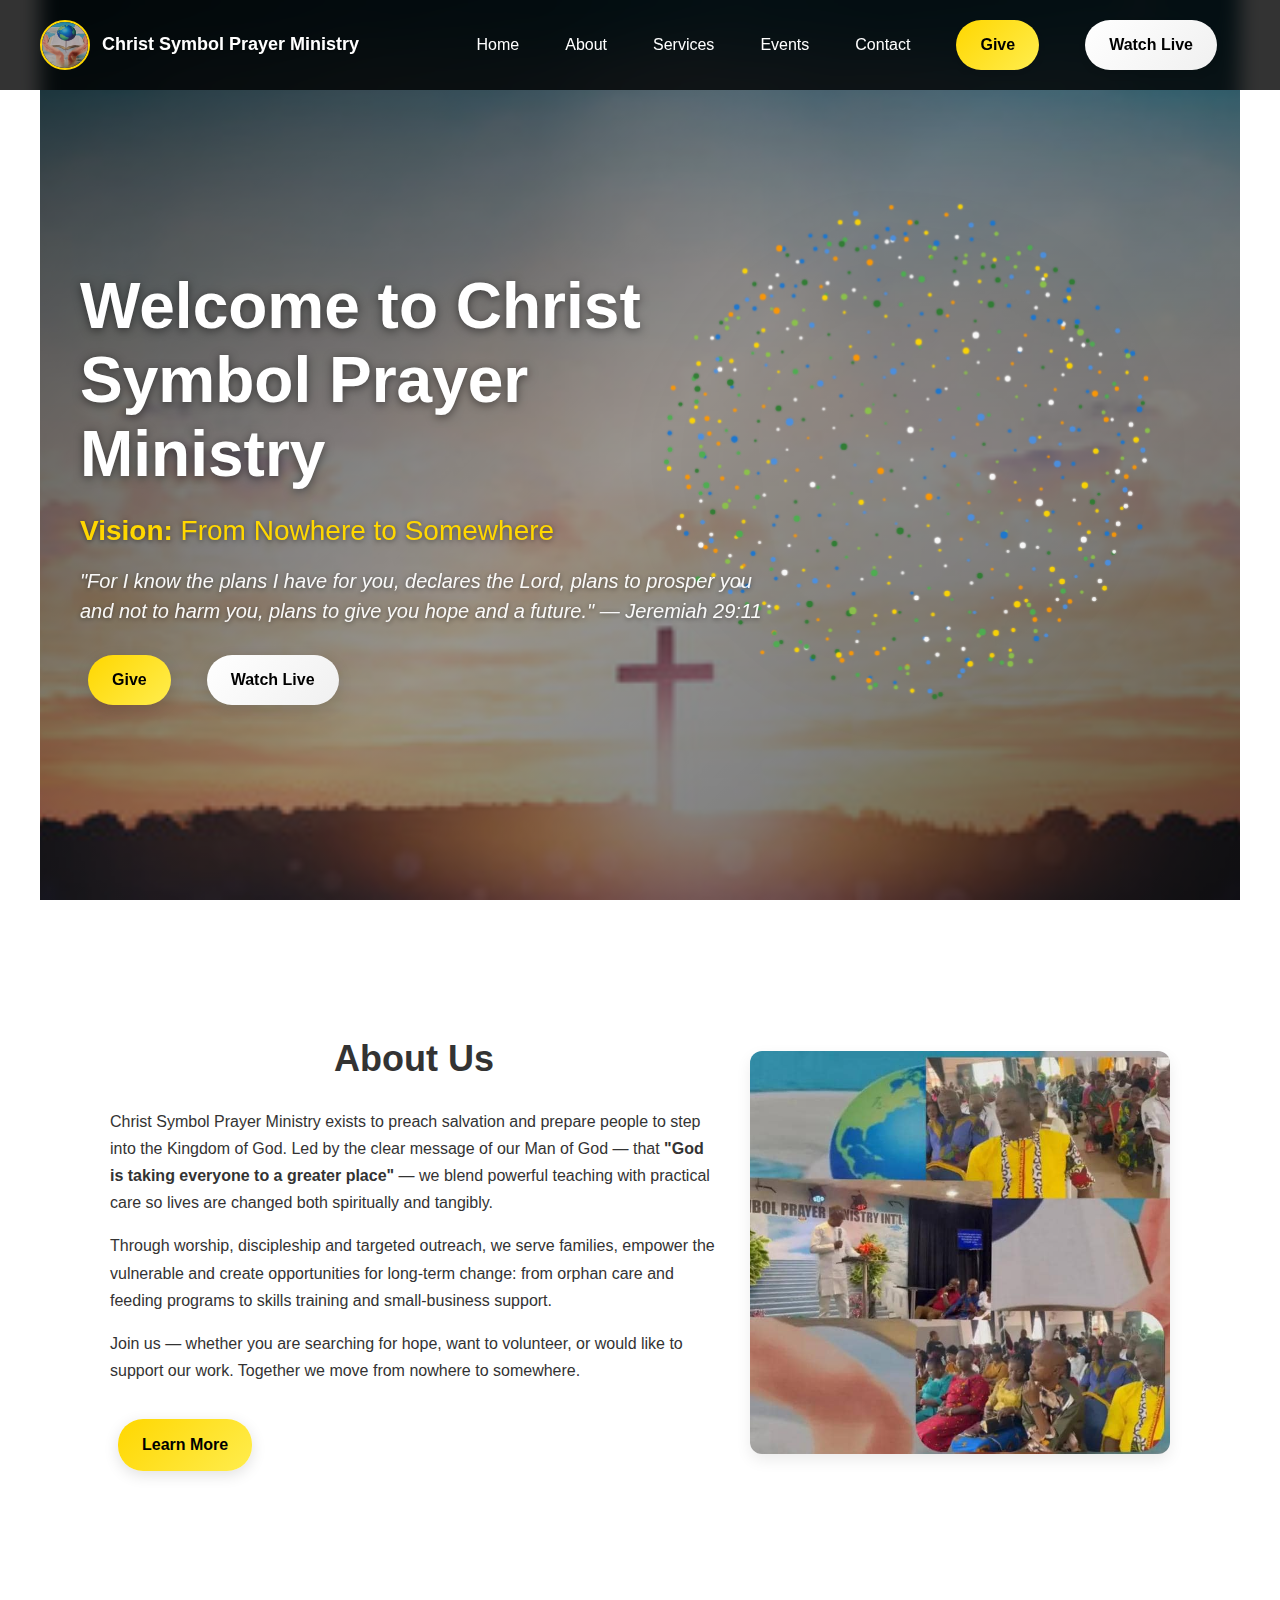
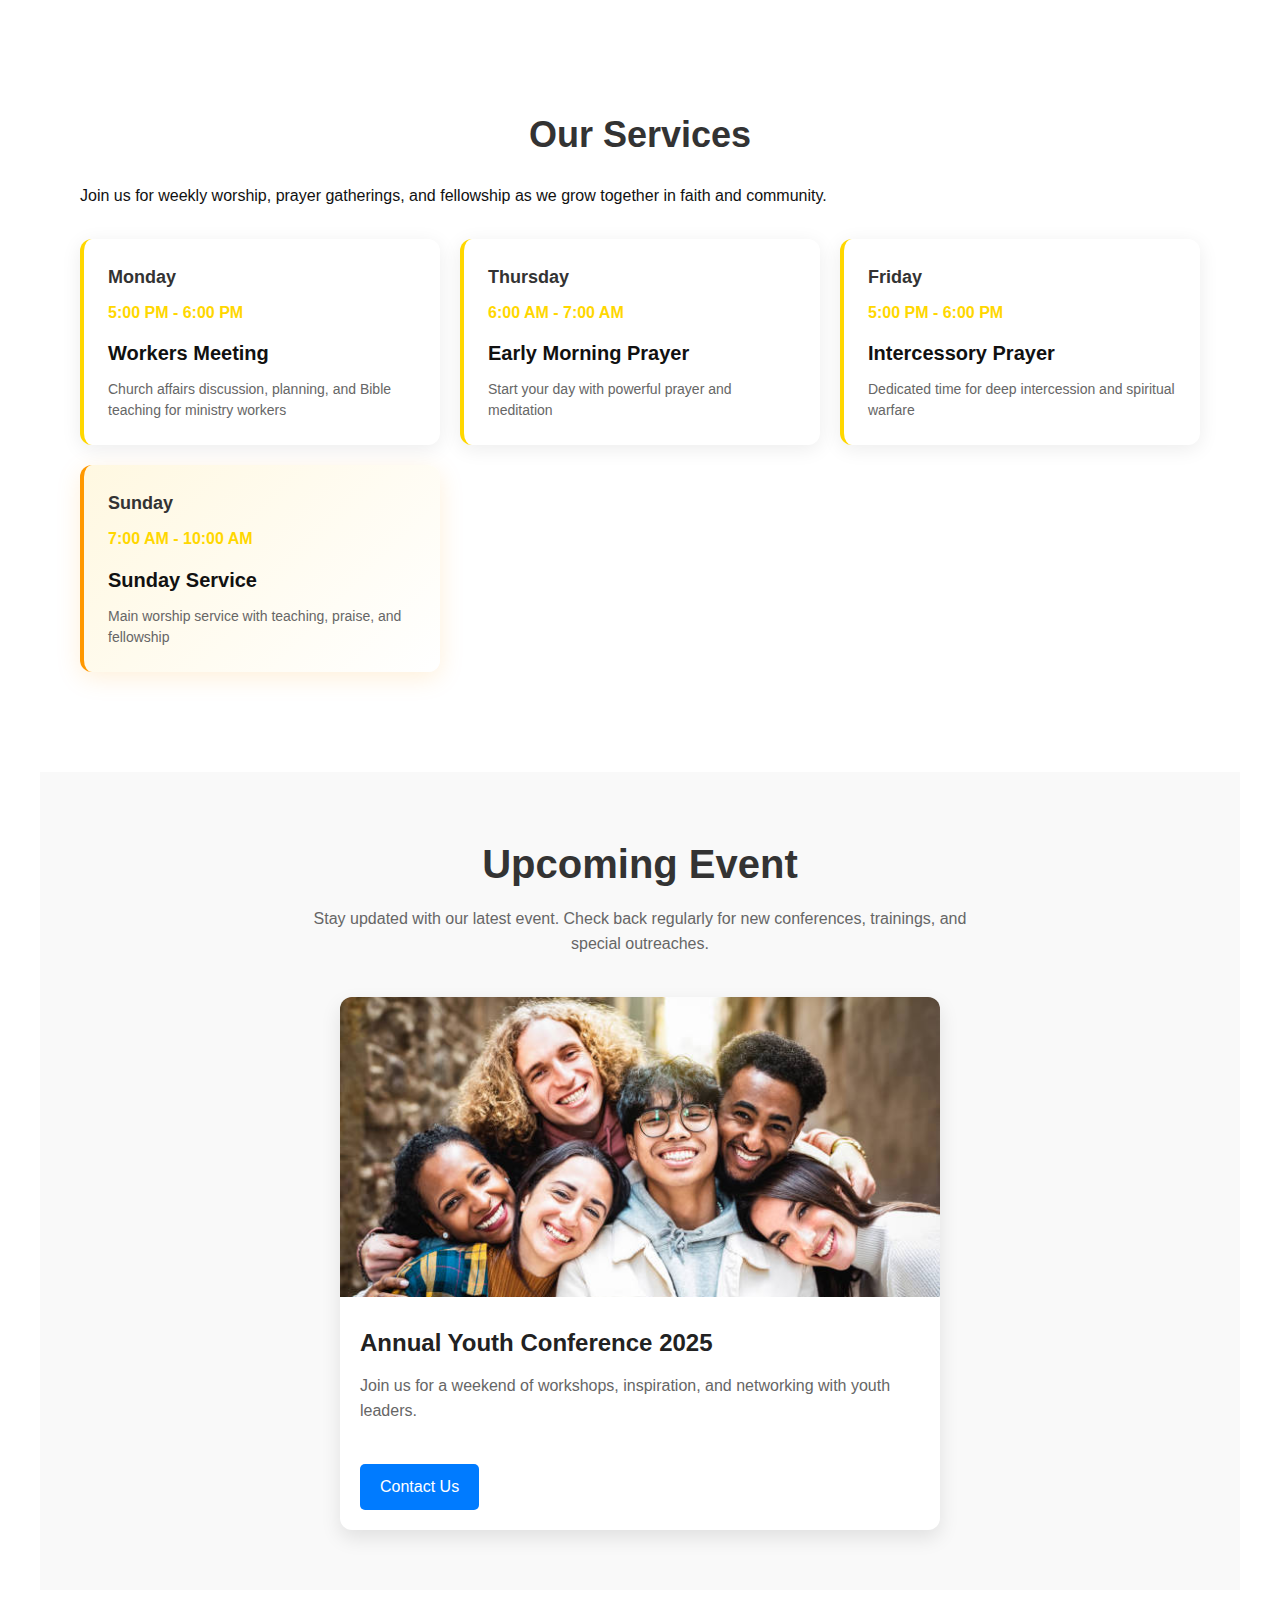
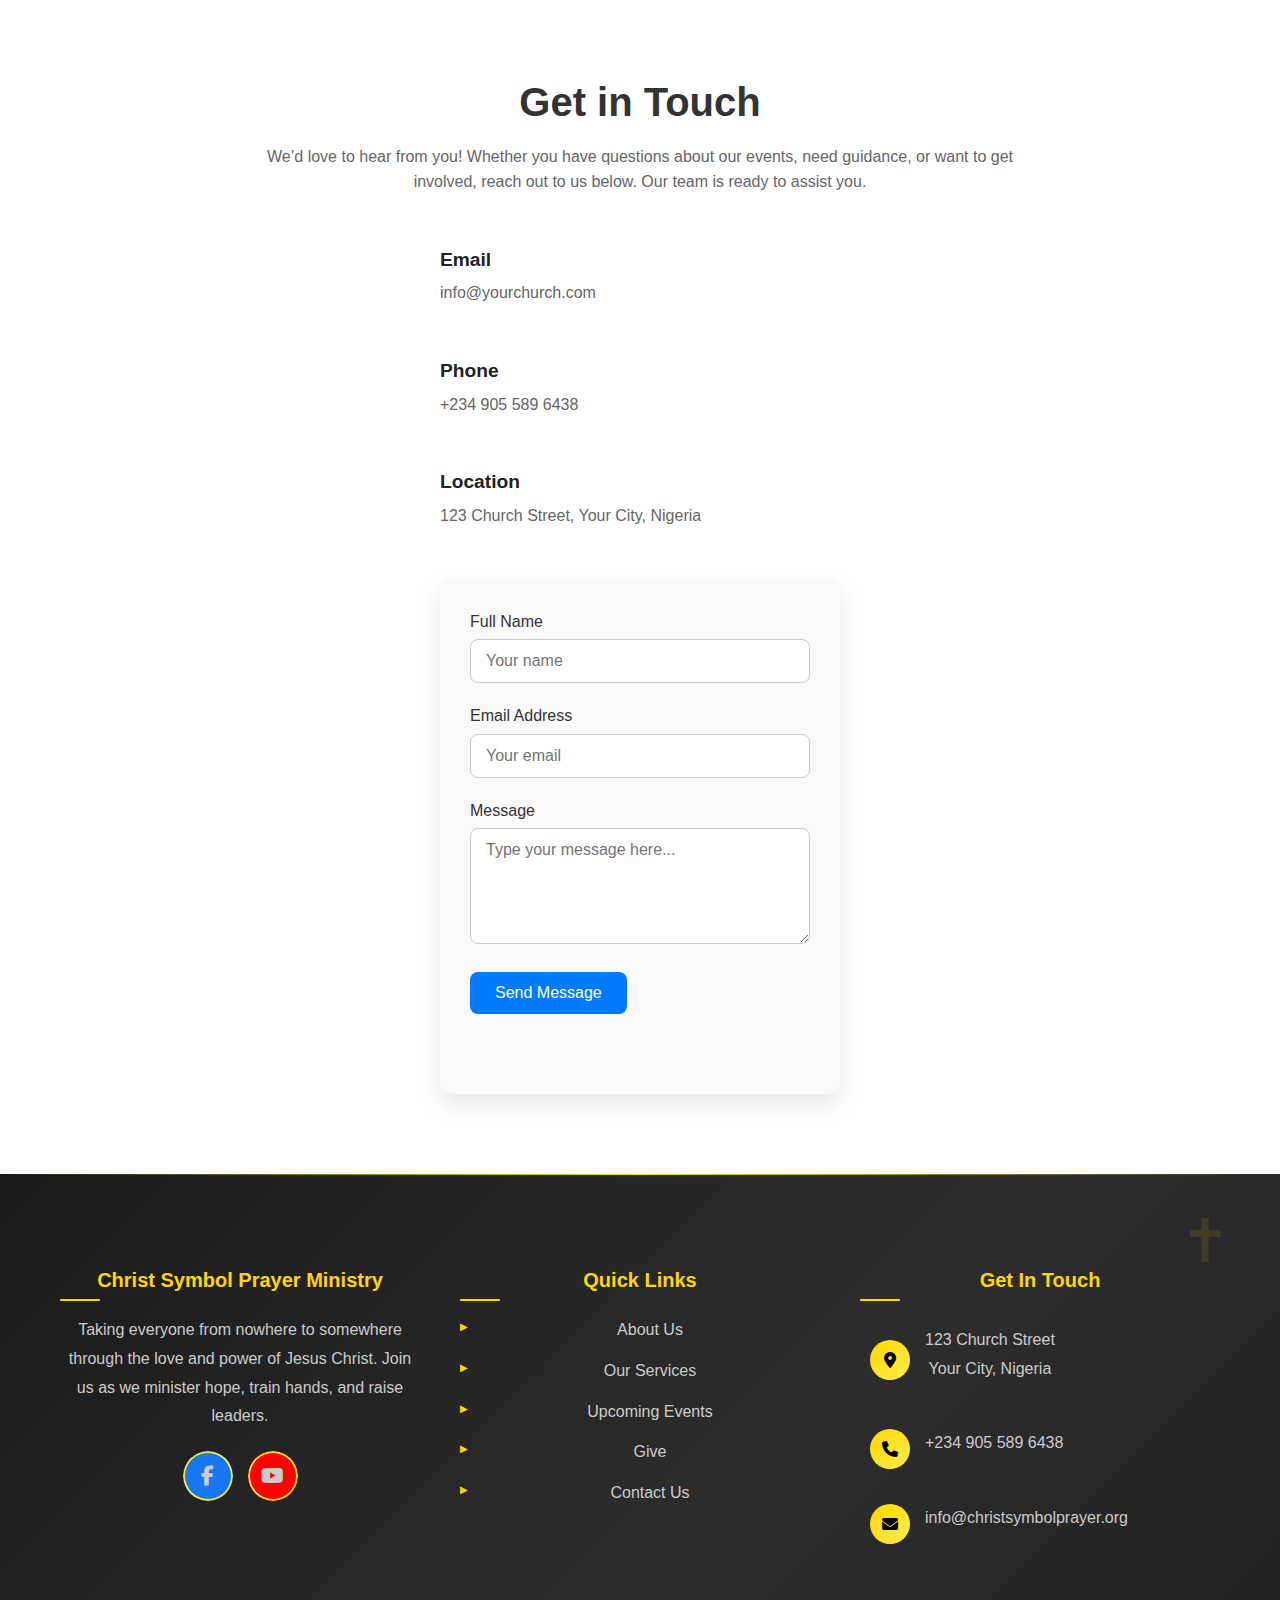
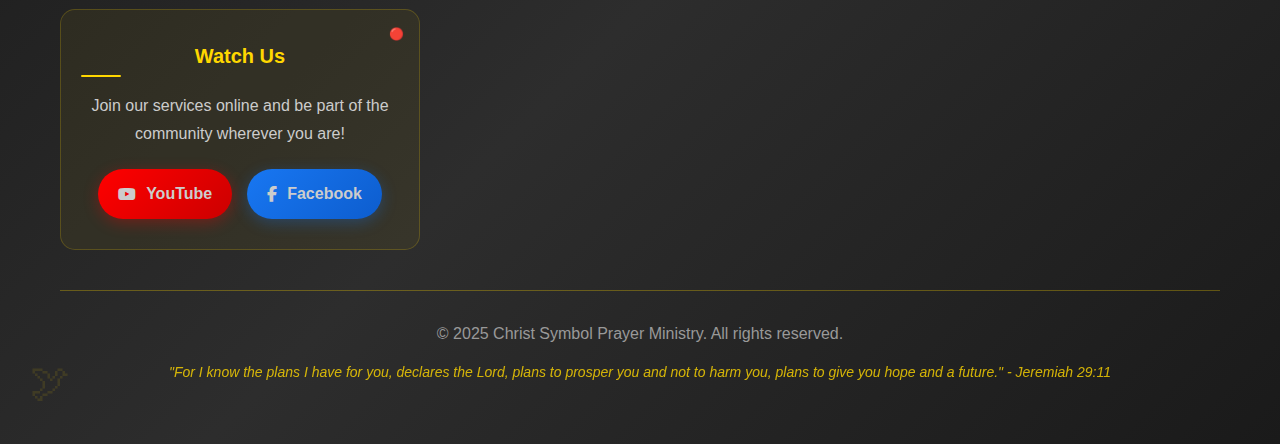
<file: index.html>
<!DOCTYPE html>
<html lang="en">
<head>
  <meta charset="UTF-8" />
  <meta name="viewport" content="width=device-width, initial-scale=1.0"/>
  <title>Christ Symbol Prayer Ministry</title>
  <link rel="stylesheet" href="style.css"/>
  <link rel="stylesheet" href="https://cdnjs.cloudflare.com/ajax/libs/font-awesome/6.4.2/css/all.min.css">

</head>
<body>

  <!-- HEADER -->
  <header id="header">
    <div class="logo">
      <a href="index.html" style="display:flex;align-items:center;gap:12px;text-decoration:none;">
        <img src="images/church_logo.jpg" alt="Christ Symbol Prayer Ministry"/>
        <span class="site-name">Christ Symbol Prayer Ministry</span>
      </a>
    </div>

    <nav>
      <ul class="nav-links">
        <li><a href="#home">Home</a></li>
        <li><a href="about.html">About</a></li>
        <li><a href="#services">Services</a></li>
        <li><a href="#events">Events</a></li>
        <li><a href="#contact">Contact</a></li>
        <li><a href="give.html" class="btn-primary">Give</a></li>
        <li><a href="#live" class="btn-secondary">Watch Live</a></li>
      </ul>
      <div class="menu-toggle" id="menu-toggle" aria-label="Open menu" role="button" tabindex="0">
        <span></span>
        <span></span>
        <span></span>
      </div>
    </nav>
  </header>

  <!-- HERO -->
  <section class="hero" id="home">
    <!-- Mobile globe container (shows only on mobile) -->
    <div class="mobile-globe-container">
      <canvas id="mobile-globe" aria-hidden="true"></canvas>
    </div>

    <!-- Desktop globe (shows only on desktop) -->
    <canvas id="globe" aria-hidden="true"></canvas>

    <div class="hero-content">
      <h1>Welcome to Christ Symbol Prayer Ministry</h1>
      <p class="vision"><strong>Vision:</strong> From Nowhere to Somewhere</p>
      <p class="bible-verse">"For I know the plans I have for you, declares the Lord, plans to prosper you and not to harm you, plans to give you hope and a future." — Jeremiah 29:11</p>
      <div class="hero-actions">
        <a href="give.html" class="btn-primary">Give</a>
        <a href="#live" class="btn-secondary">Watch Live</a>
      </div>
    </div>
  </section>

  <!-- ABOUT PREVIEW (homepage) -->
  <section id="about" class="about-preview">
    <div class="about-container">
      <div class="about-text">
        <h2>About Us</h2>
        <p>
          Christ Symbol Prayer Ministry exists to preach salvation and prepare people to step into the
          Kingdom of God. Led by the clear message of our Man of God — that <strong>"God is taking everyone to a greater place"</strong> —
          we blend powerful teaching with practical care so lives are changed both spiritually and tangibly.
        </p>
        <p>
          Through worship, discipleship and targeted outreach, we serve families, empower the vulnerable
          and create opportunities for long-term change: from orphan care and feeding programs to skills
          training and small-business support.
        </p>
        <p>
          Join us — whether you are searching for hope, want to volunteer, or would like to support our work.
          Together we move from nowhere to somewhere.
        </p>

        <div style="margin-top:14px;">
          <a href="about.html" class="btn-primary">Learn More</a>
        </div>
      </div>

      <div class="about-image">
        <img src="images/church_collage_image.jpg" alt="Christ Symbol Prayer Ministry — community and outreach"/>
      </div>
    </div>
  </section>

  <!-- SERVICES -->
  <section id="services">
    <h2>Our Services</h2>
    <p>Join us for weekly worship, prayer gatherings, and fellowship as we grow together in faith and community.</p>
    
    <div class="services-schedule">
      <div class="service-item">
        <div class="service-day">Monday</div>
        <div class="service-time">5:00 PM - 6:00 PM</div>
        <div class="service-title">Workers Meeting</div>
        <div class="service-description">Church affairs discussion, planning, and Bible teaching for ministry workers</div>
      </div>

      <div class="service-item">
        <div class="service-day">Thursday</div>
        <div class="service-time">6:00 AM - 7:00 AM</div>
        <div class="service-title">Early Morning Prayer</div>
        <div class="service-description">Start your day with powerful prayer and meditation</div>
      </div>

      <div class="service-item">
        <div class="service-day">Friday</div>
        <div class="service-time">5:00 PM - 6:00 PM</div>
        <div class="service-title">Intercessory Prayer</div>
        <div class="service-description">Dedicated time for deep intercession and spiritual warfare</div>
      </div>

      <div class="service-item featured">
        <div class="service-day">Sunday</div>
        <div class="service-time">7:00 AM - 10:00 AM</div>
        <div class="service-title">Sunday Service</div>
        <div class="service-description">Main worship service with teaching, praise, and fellowship</div>
      </div>
    </div>
  </section>

<!-- UPCOMING EVENT -->
<section id="events">
  <div class="container">
    <h2>Upcoming Event</h2>
    <p>Stay updated with our latest event. Check back regularly for new conferences, trainings, and special outreaches.</p>

    <div class="event-card">
      <img src="images/youth.jpg" alt="Event Banner">
      <div class="event-info">
        <h3>Annual Youth Conference 2025</h3>
        <p>Join us for a weekend of workshops, inspiration, and networking with youth leaders.</p>
        <a href="#contact" class="btn">Contact Us</a>

      </div>
    </div>
  </div>
</section>


  <!-- CONTACT -->
  <!-- CONTACT SECTION -->
<section id="contact">
  <div class="container">
    <h2>Get in Touch</h2>
    <p>We’d love to hear from you! Whether you have questions about our events, need guidance, or want to get involved, reach out to us below. Our team is ready to assist you.</p>

    <div class="contact-wrapper">
      <!-- Contact Info -->
      <div class="contact-info">
        <div class="info-item">
          <h3>Email</h3>
          <p>info@yourchurch.com</p>
        </div>
        <div class="info-item">
          <h3>Phone</h3>
          <p>+234 905 589 6438</p>
        </div>
        <div class="info-item">
          <h3>Location</h3>
          <p>123 Church Street, Your City, Nigeria</p>
        </div>

        <!-- Social Media -->




      <!-- Contact Form -->
<form id="contactForm" class="contact-form" method="POST">
  <label for="name">Full Name</label>
  <input type="text" id="name" name="name" placeholder="Your name" required>

  <label for="email">Email Address</label>
  <input type="email" id="email" name="email" placeholder="Your email" required>

  <label for="message">Message</label>
  <textarea id="message" name="message" rows="5" placeholder="Type your message here..." required></textarea>

  <button type="submit" class="btn">Send Message</button>
  <p id="formStatus" class="form-status"></p>
</form>

    </div>
  </div>
</section>

  <!-- FOOTER -->
  <!-- ENHANCED FOOTER -->
<footer>
  <div class="footer-decoration decoration-1">✝</div>
  <div class="footer-decoration decoration-2">🕊</div>
  
  <div class="footer-container">
    <div class="footer-content">
      
      <!-- About Section -->
      <div class="footer-section">
        <h3>Christ Symbol Prayer Ministry</h3>
        <p>Taking everyone from nowhere to somewhere through the love and power of Jesus Christ. Join us as we minister hope, train hands, and raise leaders.</p>
        <div class="footer-social-links">
          <a href="https://m.facebook.com/profile.php?id=100064196401045&name=xhp_nt__fb__action__open_user" class="footer-social-link footer-social-facebook" target="_blank" aria-label="Facebook">
            <i class="fab fa-facebook-f"></i>
          </a>
          <a href="https://youtube.com/yourchannel" class="footer-social-link footer-social-youtube" target="_blank" aria-label="YouTube">
            <i class="fab fa-youtube"></i>
          </a>
        </div>
      </div>

      <!-- Quick Links -->
      <div class="footer-section">
        <h3>Quick Links</h3>
        <ul>
          <li><a href="about.html">About Us</a></li>
          <li><a href="#services">Our Services</a></li>
          <li><a href="#events">Upcoming Events</a></li>
          <li><a href="give.html">Give</a></li>
          <li><a href="#contact">Contact Us</a></li>
        </ul>
      </div>

      <!-- Contact Information -->
      <div class="footer-section">
        <h3>Get In Touch</h3>
        <div class="contact-item">
          <div class="contact-icon">
            <i class="fas fa-map-marker-alt"></i>
          </div>
          <div>
            <p>123 Church Street<br>Your City, Nigeria</p>
          </div>
        </div>
        <div class="contact-item">
          <div class="contact-icon">
            <i class="fas fa-phone"></i>
          </div>
          <div>
            <p>+234 905 589 6438</p>
          </div>
        </div>
        <div class="contact-item">
          <div class="contact-icon">
            <i class="fas fa-envelope"></i>
          </div>
          <div>
            <p>info@christsymbolprayer.org</p>
          </div>
        </div>
      </div>

      <!-- Live Streaming -->
      <div class="footer-section">
        <div class="live-section">
          <h3>Watch Us </h3>
          <p>Join our services online and be part of the community wherever you are!</p>
          <div class="live-buttons">
            <a href="https://youtube.com/yourchannel/live" class="live-btn youtube-btn" target="_blank">
              <i class="fab fa-youtube"></i>
              YouTube
            </a>
            <a href="https://m.facebook.com/profile.php?id=100064196401045&name=xhp_nt__fb__action__open_user" class="live-btn facebook-btn" target="_blank">
              <i class="fab fa-facebook-f"></i>
              Facebook
            </a>
          </div>
        </div>
      </div>

    </div>

    <div class="footer-bottom">
      <p>&copy; 2025 Christ Symbol Prayer Ministry. All rights reserved.</p>
      <p class="verse">"For I know the plans I have for you, declares the Lord, plans to prosper you and not to harm you, plans to give you hope and a future." - Jeremiah 29:11</p>
    </div>
  </div>
</footer>

  <script src="script.js"></script>
</body>

</html>
</file>
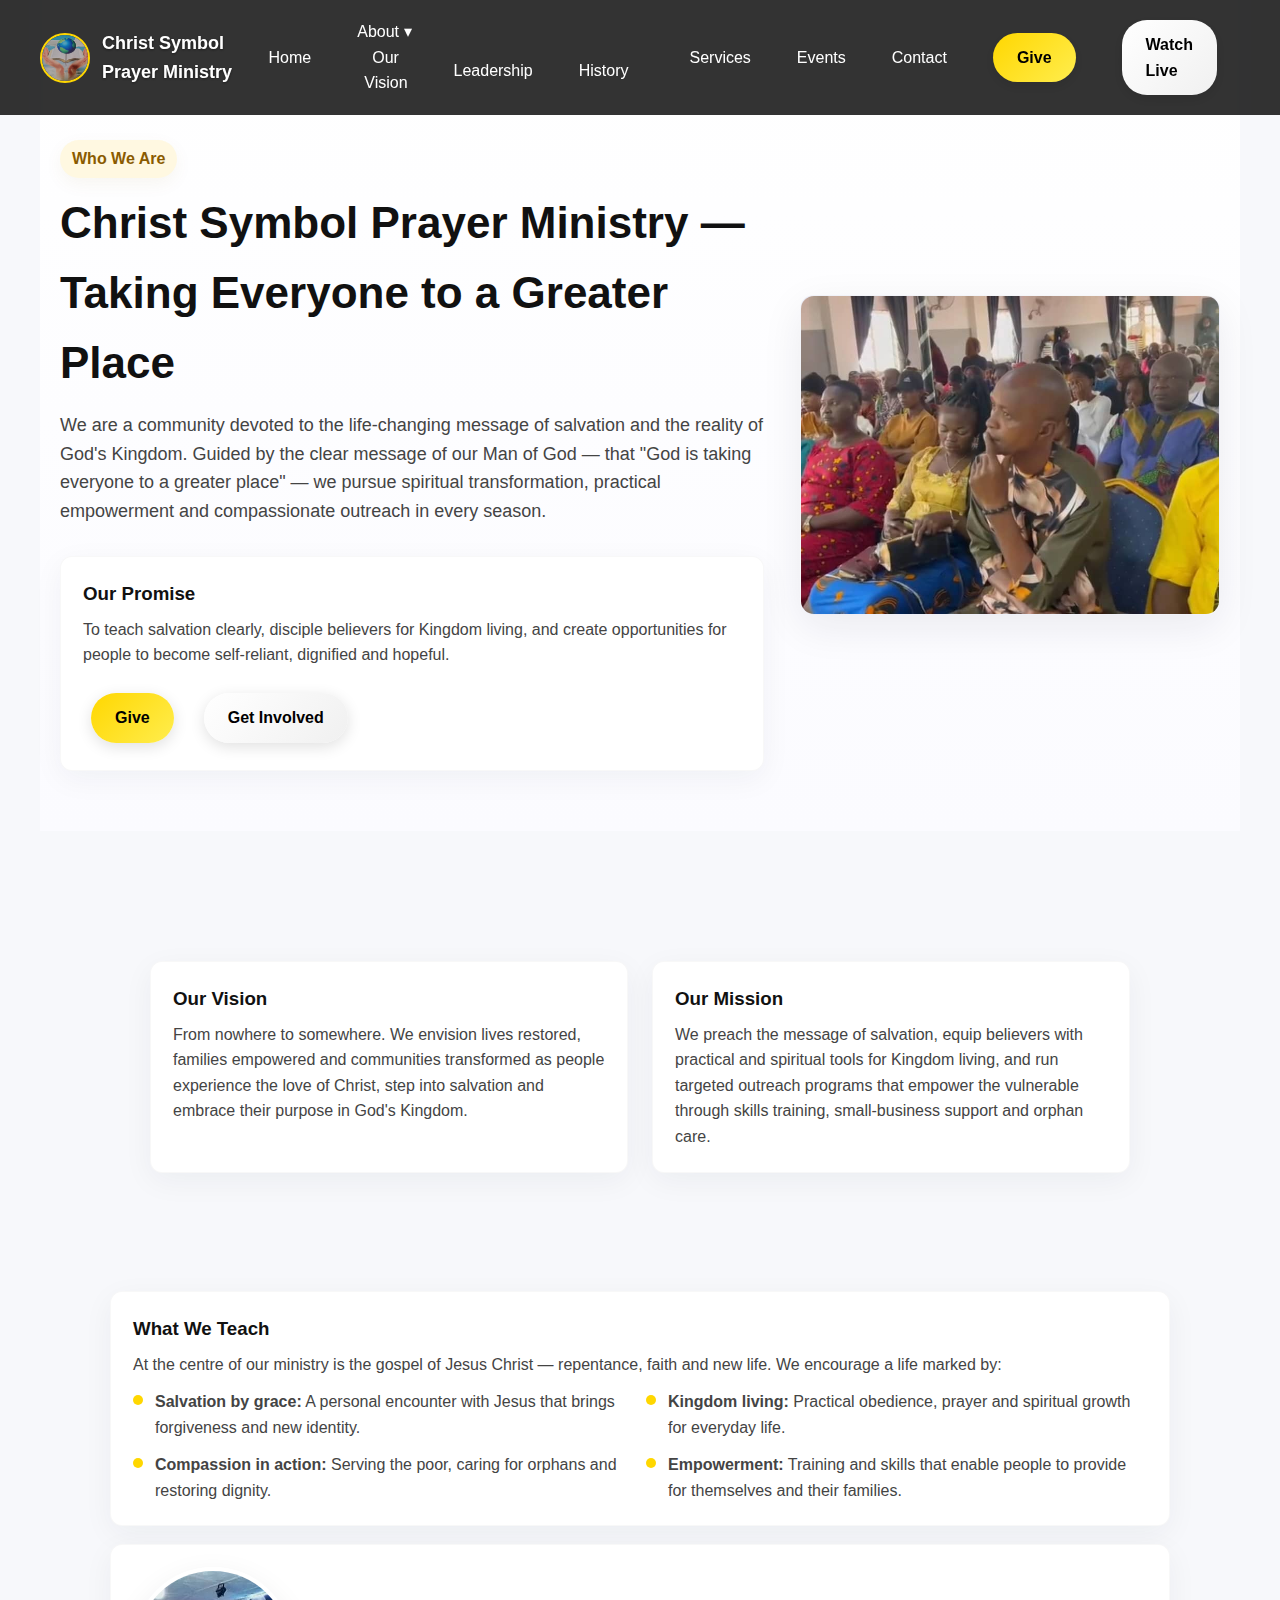
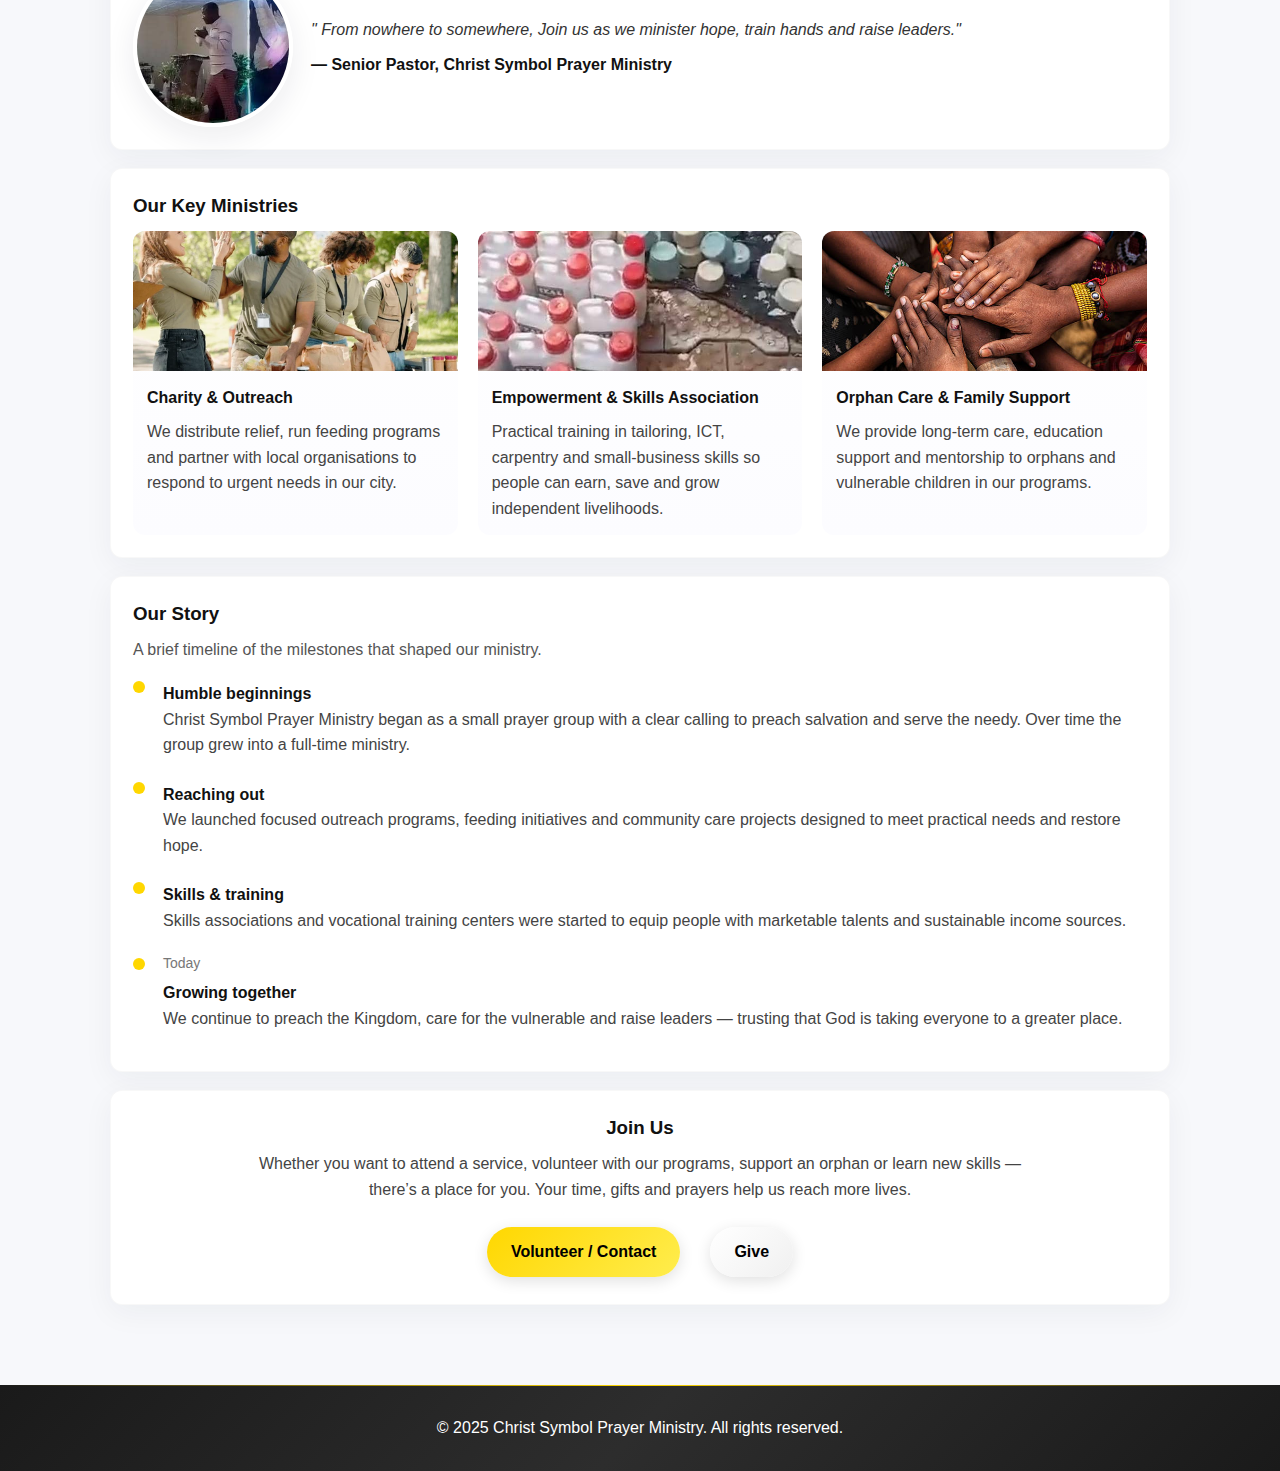
<file: about.html>
<!doctype html>
<html lang="en">
<head>
  <meta charset="utf-8" />
  <meta name="viewport" content="width=device-width, initial-scale=1" />
  <title>About — Christ Symbol Prayer Ministry</title>
  <link rel="stylesheet" href="style.css" />
  <!-- About-page specific styles (keeps the main site stylesheet untouched) -->
  <style>
    /* Scoped to the About page to avoid interfering with global styles */
    body.about-page { background: #f7f8fb; color: #111; }

    /* HERO */
    .about-hero {
      background: linear-gradient(180deg, #ffffff 0%, #fbfbff 100%);
      padding: 140px 20px 60px; /* give space for fixed header */
      display: grid;
      grid-template-columns: 1fr 420px;
      gap: 36px;
      align-items: center;
    }

    .about-hero .hero-text h1 {
      font-size: clamp(28px, 4.5vw, 44px);
      margin-bottom: 12px;
      color: #111;
    }
    .about-hero .hero-text p.lead {
      font-size: clamp(16px, 1.8vw, 18px);
      color: #444;
      line-height: 1.6;
      margin-bottom: 18px;
    }
    .about-hero .hero-text .kicker {
      display: inline-block;
      padding: 6px 12px;
      background: #fff8e1;
      border-radius: 999px;
      color: #8a5b00;
      font-weight: 700;
      margin-bottom: 10px;
      box-shadow: 0 6px 18px rgba(141, 97, 0, 0.06);
    }

    .about-hero .hero-image {
      width: 100%;
      max-width: 420px;
      height: 320px;
      border-radius: 14px;
      overflow: hidden;
      background: linear-gradient(135deg,#f2f4ff,#ffffff);
      display: flex;
      align-items: center;
      justify-content: center;
      box-shadow: 0 12px 40px rgba(26, 30, 50, 0.08);
      border: 1px solid rgba(20,20,40,0.03);
    }
    .about-hero .hero-image img { width: 100%; height: 100%; object-fit: cover; display: block; }

    /* MAIN CONTENT WRAPPER */
    .about-container {
      max-width: 1100px;
      margin: 30px auto 80px;
      padding: 0 20px;
    }

    .grid-2 { display: grid; grid-template-columns: repeat(2, 1fr); gap: 24px; }
    .card {
      background: #fff;
      border-radius: 12px;
      padding: 22px;
      box-shadow: 0 8px 30px rgba(26,30,50,0.05);
      border: 1px solid rgba(20,20,40,0.03);
    }
    .card h3 { margin-bottom: 8px; color: #111; }
    .card p { color: #444; line-height: 1.6; }

    /* beliefs list */
    .beliefs { display: grid; grid-template-columns: repeat(2, 1fr); gap: 12px; }
    .belief-item { display: flex; gap: 12px; align-items: flex-start; }
    .belief-item .dot { width: 10px; height: 10px; border-radius: 50%; background: #ffd700; margin-top: 6px; flex-shrink: 0; }
    .belief-item p { margin: 0; color: #444; }

    /* PASTOR */
    .pastor { display: grid; grid-template-columns: 160px 1fr; gap: 18px; align-items: center; }
    .pastor img { width: 160px; height: 160px; object-fit: cover; border-radius: 50%; border: 4px solid #fff; box-shadow: 0 10px 30px rgba(26,30,50,0.08); }
    .pastor blockquote { font-style: italic; color: #333; margin: 0; }
    .pastor .byline { margin-top: 10px; font-weight: 700; color: #111; }

    /* MINISTRIES GRID */
    .ministries-grid { display: grid; grid-template-columns: repeat(3, 1fr); gap: 20px; margin-top: 10px; }
    .ministry { background: linear-gradient(180deg,#fff,#fcfcff); border-radius: 12px; overflow: hidden; }
    .ministry .min-thumb { height: 140px; background: #eef2ff; display:flex; align-items:center; justify-content:center; }
    .ministry .min-thumb img { width: 100%; height: 100%; object-fit: cover; }
    .ministry .min-body { padding: 14px; }
    .ministry h4 { margin: 0 0 8px 0; }

    /* TIMELINE */
    .timeline { margin-top: 10px; }
    .timeline-item { display:flex; gap: 18px; align-items:flex-start; margin-bottom: 18px; }
    .timeline-item .marker { width: 12px; height: 12px; background: #ffd700; border-radius: 50%; margin-top: 6px; flex-shrink: 0; }
    .timeline-item .meta { color: #777; font-size: 14px; margin-bottom: 6px; }

    /* CTA */
    .cta { display:flex; gap: 14px; align-items:center; margin-top: 20px; }

    /* Responsive */
    @media (max-width: 960px) {
      .about-hero { grid-template-columns: 1fr; text-align: left; padding: 120px 20px 40px; }
      .about-hero .hero-image { max-width: 100%; height: 260px; margin: 0 auto; }
      .ministries-grid { grid-template-columns: repeat(2, 1fr); }
      .grid-2 { grid-template-columns: 1fr; }
      .pastor { grid-template-columns: 120px 1fr; }
    }

    @media (max-width: 520px) {
      .ministries-grid { grid-template-columns: 1fr; }
      .about-hero { padding-top: 110px; }
      .pastor { grid-template-columns: 100px 1fr; }
    }
  </style>
</head>

<body class="about-page">
  <!-- HEADER - kept consistent with index.html so the same script works -->
  <header id="header">
    <div class="logo">
      <a href="index.html" style="display:flex;align-items:center;gap:12px;text-decoration:none;">
        <img src="images/church_logo.jpg" alt="Christ Symbol Prayer Ministry" />
        <span class="site-name">Christ Symbol Prayer Ministry</span>
      </a>
    </div>

    <nav>
      <ul class="nav-links">
        <li><a href="index.html#home">Home</a></li>
        <li class="dropdown">
          <a href="#">About ▾</a>
          <ul class="submenu">
            <li><a href="#vision">Our Vision</a></li>
            <li><a href="#leadership">Leadership</a></li>
            <li><a href="#history">History</a></li>
          </ul>
        </li>
        <li><a href="index.html#services">Services</a></li>
        <li><a href="index.html#events">Events</a></li>
        <li><a href="index.html#contact">Contact</a></li>
        <li><a href="give.html" class="btn-primary">Give</a></li>
        <li><a href="index.html#live" class="btn-secondary">Watch Live</a></li>
      </ul>
      <div class="menu-toggle" id="menu-toggle">
        <span></span>
        <span></span>
        <span></span>
      </div>
    </nav>
  </header>

  <!-- ABOUT HERO -->
  <section class="about-hero">
    <div class="hero-text">
      <span class="kicker">Who We Are</span>
      <h1>Christ Symbol Prayer Ministry — Taking Everyone to a Greater Place</h1>
      <p class="lead">We are a community devoted to the life-changing message of salvation and the reality of God's Kingdom. Guided by the clear message of our Man of God — that "God is taking everyone to a greater place" — we pursue spiritual transformation, practical empowerment and compassionate outreach in every season.</p>

      <div class="card" style="display:inline-block;margin-top:12px;">
        <h3>Our Promise</h3>
        <p>To teach salvation clearly, disciple believers for Kingdom living, and create opportunities for people to become self-reliant, dignified and hopeful.</p>
        <div class="cta">
          <a class="btn-primary" href="index.html#give">Give</a>
          <a class="btn-secondary" href="index.html#contact">Get Involved</a>
        </div>
      </div>
    </div>

    <!-- Image placeholder: replace the src with a pastor / building / group image -->
    <div class="hero-image">
      <img src="images/WhatsApp Image 2025-08-27 at 15.01.30_282bf46f.jpg" alt="Christ Symbol Prayer Ministry - community" />
    </div>
  </section>

  <!-- MAIN CONTENT -->
  <main class="about-container">

    <!-- MISSION & VISION -->
    <section id="vision" class="grid-2">
      <div class="card">
        <h3>Our Vision</h3>
        <p>From nowhere to somewhere. We envision lives restored, families empowered and communities transformed as people experience the love of Christ, step into salvation and embrace their purpose in God's Kingdom.</p>
      </div>

      <div class="card">
        <h3>Our Mission</h3>
        <p>We preach the message of salvation, equip believers with practical and spiritual tools for Kingdom living, and run targeted outreach programs that empower the vulnerable through skills training, small-business support and orphan care.</p>
      </div>
    </section>

    <!-- CORE BELIEFS -->
    <section class="card" style="margin-top:18px;">
      <h3>What We Teach</h3>
      <p>At the centre of our ministry is the gospel of Jesus Christ — repentance, faith and new life. We encourage a life marked by:</p>

      <div class="beliefs" style="margin-top:12px;">
        <div class="belief-item"><div class="dot"></div><p><strong>Salvation by grace:</strong> A personal encounter with Jesus that brings forgiveness and new identity.</p></div>
        <div class="belief-item"><div class="dot"></div><p><strong>Kingdom living:</strong> Practical obedience, prayer and spiritual growth for everyday life.</p></div>
        <div class="belief-item"><div class="dot"></div><p><strong>Compassion in action:</strong> Serving the poor, caring for orphans and restoring dignity.</p></div>
        <div class="belief-item"><div class="dot"></div><p><strong>Empowerment:</strong> Training and skills that enable people to provide for themselves and their families.</p></div>
      </div>
    </section>

    <!-- PASTOR MESSAGE -->
    <section id="leadership" class="card" style="margin-top:18px;">
      <div class="pastor">
        <!-- replace the image with pastor's portrait: images/pastor.jpg -->
        <img src="images/profile.jpg" alt="Senior Pastor" />
        <div>
          <blockquote>" From nowhere to somewhere, Join us as we minister hope, train hands and raise leaders."</blockquote>
          <div class="byline">— Senior Pastor, Christ Symbol Prayer Ministry</div>
        </div>
      </div>
    </section>

    <!-- MINISTRIES -->
    <section class="card" style="margin-top:18px;">
      <h3>Our Key Ministries</h3>
      <div class="ministries-grid">
        <article class="ministry">
          <div class="min-thumb">
            <img src="images/high-five-team-food-charity-260nw-2469643817.webp" alt="Charity outreach" />
          </div>
          <div class="min-body">
            <h4>Charity & Outreach</h4>
            <p>We distribute relief, run feeding programs and partner with local organisations to respond to urgent needs in our city.</p>
          </div>
        </article>

        <article class="ministry">
          <div class="min-thumb">
            <img src="images/skills.jpg" alt="Skills training" />
          </div>
          <div class="min-body">
            <h4>Empowerment & Skills Association</h4>
            <p>Practical training in tailoring, ICT, carpentry and small-business skills so people can earn, save and grow independent livelihoods.</p>
          </div>
        </article>

        <article class="ministry">
          <div class="min-thumb">
            <img src="images/gettyimages-537311780-612x612.jpg" alt="Orphan care" />
          </div>
          <div class="min-body">
            <h4>Orphan Care & Family Support</h4>
            <p>We provide long-term care, education support and mentorship to orphans and vulnerable children in our programs.</p>
          </div>
        </article>
      </div>
    </section>

    <!-- HISTORY / TIMELINE -->
    <section id="history" class="card timeline" style="margin-top:18px;">
      <h3>Our Story</h3>
      <p style="color:#555; margin-bottom:12px;">A brief timeline of the milestones that shaped our ministry.</p>

      <div class="timeline-item">
        <div class="marker"></div>
        <div>
          <div class="meta"></div>
          <strong>Humble beginnings</strong>
          <p>Christ Symbol Prayer Ministry began as a small prayer group with a clear calling to preach salvation and serve the needy. Over time the group grew into a full-time ministry.</p>
        </div>
      </div>

      <div class="timeline-item">
        <div class="marker"></div>
        <div>
          <div class="meta"></div>
          <strong>Reaching out</strong>
          <p>We launched focused outreach programs, feeding initiatives and community care projects designed to meet practical needs and restore hope.</p>
        </div>
      </div>

      <div class="timeline-item">
        <div class="marker"></div>
        <div>
          <div class="meta"></div>
          <strong>Skills & training</strong>
          <p>Skills associations and vocational training centers were started to equip people with marketable talents and sustainable income sources.</p>
        </div>
      </div>

      <div class="timeline-item">
        <div class="marker"></div>
        <div>
          <div class="meta">Today</div>
          <strong>Growing together</strong>
          <p>We continue to preach the Kingdom, care for the vulnerable and raise leaders — trusting that God is taking everyone to a greater place.</p>
        </div>
      </div>
    </section>

    <!-- GET INVOLVED -->
    <section class="card" style="margin-top:18px;text-align:center;">
      <h3>Join Us</h3>
      <p style="max-width:800px;margin:0 auto 12px;color:#444;">Whether you want to attend a service, volunteer with our programs, support an orphan or learn new skills — there’s a place for you. Your time, gifts and prayers help us reach more lives.</p>

      <div class="cta" style="justify-content:center;">
        <a class="btn-primary" href="index.html#contact">Volunteer / Contact</a>
        <a class="btn-secondary" href="index.html#give">Give</a>
      </div>
    </section>

  </main>

  <footer>
    <p>&copy; 2025 Christ Symbol Prayer Ministry. All rights reserved.</p>
  </footer>

  <script src="script.js"></script>
</body>
</html>
</file>
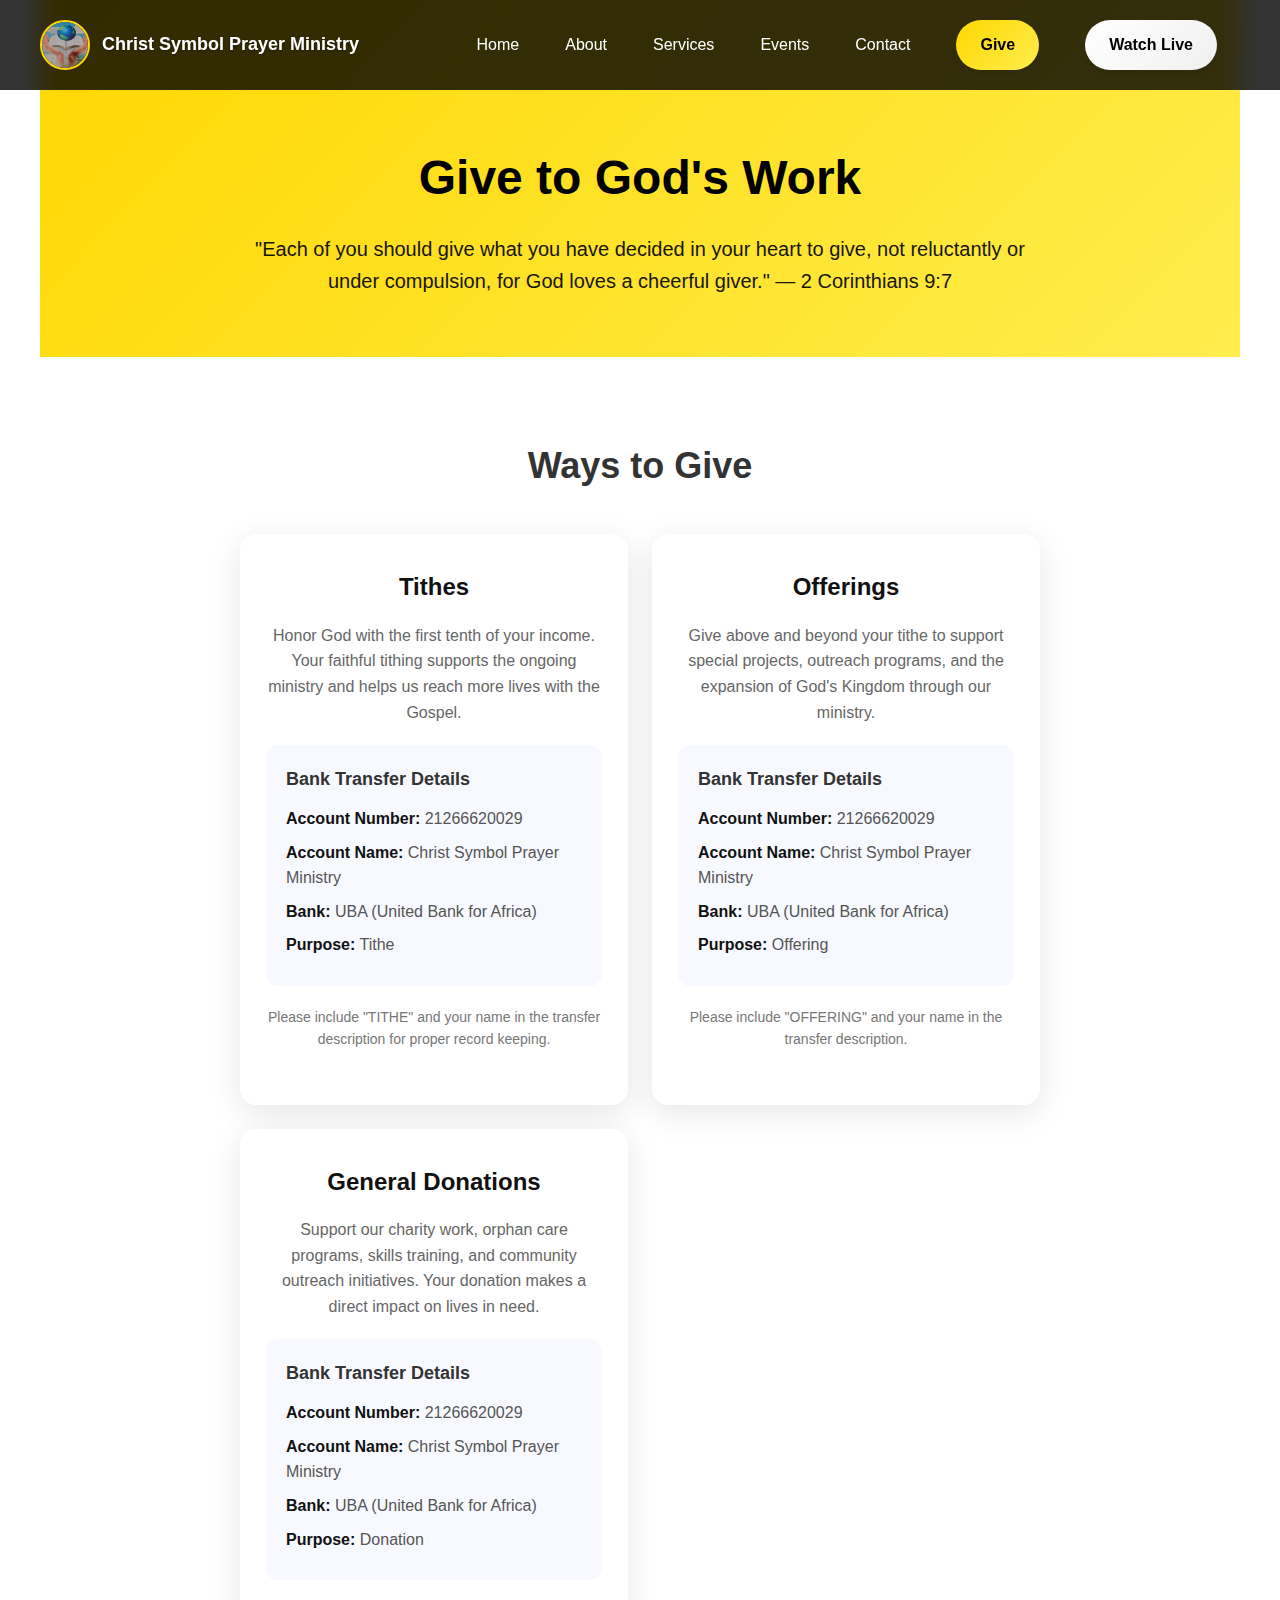
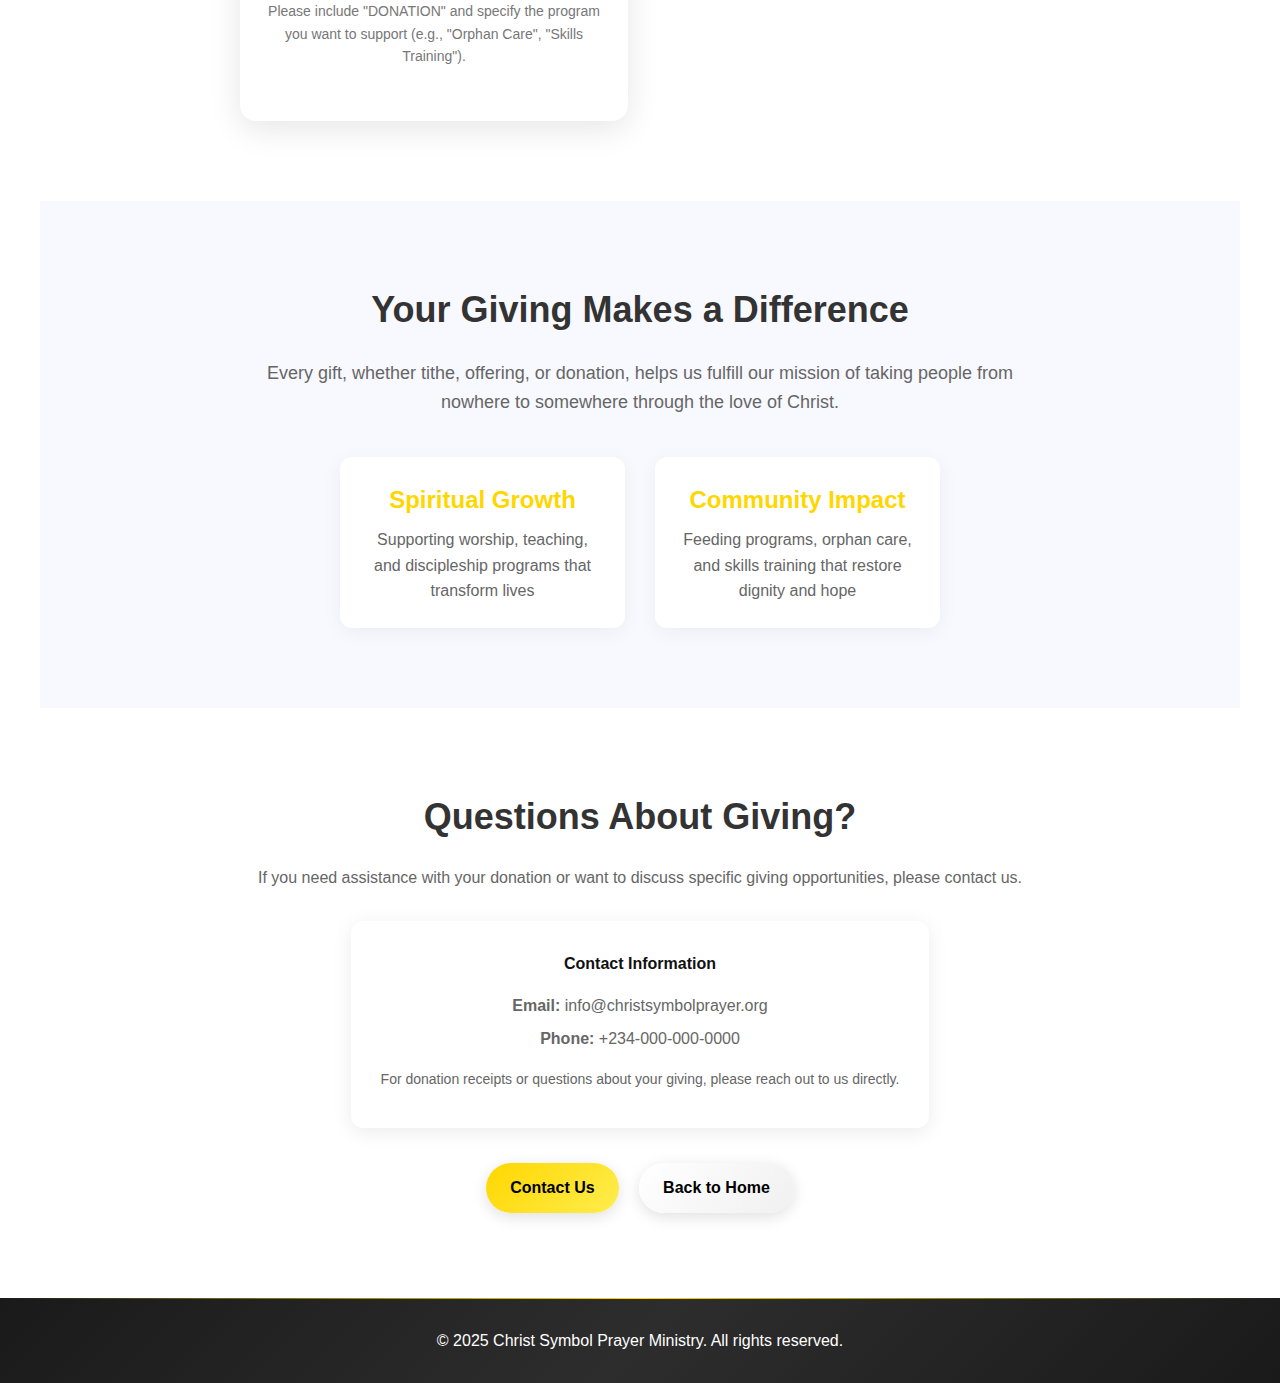
<file: give.html>
<!doctype html>
<html lang="en">
<head>
  <meta charset="utf-8" />
  <meta name="viewport" content="width=device-width, initial-scale=1" />
  <title>Give — Christ Symbol Prayer Ministry</title>
  <link rel="stylesheet" href="style.css" />
</head>

<body>
  <!-- HEADER - consistent with index.html -->
  <header id="header">
    <div class="logo">
      <a href="index.html" style="display:flex;align-items:center;gap:12px;text-decoration:none;">
        <img src="images/church_logo.jpg" alt="Christ Symbol Prayer Ministry" />
        <span class="site-name">Christ Symbol Prayer Ministry</span>
      </a>
    </div>

    <nav>
      <ul class="nav-links">
        <li><a href="index.html#home">Home</a></li>
        <li><a href="about.html">About</a></li>
        <li><a href="index.html#services">Services</a></li>
        <li><a href="index.html#events">Events</a></li>
        <li><a href="index.html#contact">Contact</a></li>
        <li><a href="give.html" class="btn-primary">Give</a></li>
        <li><a href="index.html#live" class="btn-secondary">Watch Live</a></li>
      </ul>
      <div class="menu-toggle" id="menu-toggle">
        <span></span>
        <span></span>
        <span></span>
      </div>
    </nav>
  </header>

  <!-- DONATION HERO -->
  <section class="donation-hero">
    <div class="max-w-800">
      <h1>Give to God's Work</h1>
      <p>"Each of you should give what you have decided in your heart to give, not reluctantly or under compulsion, for God loves a cheerful giver." — 2 Corinthians 9:7</p>
    </div>
  </section>

  <!-- DONATION OPTIONS -->
  <section style="padding: 80px 40px;">
    <div class="max-w-800">
      <h2 style="text-align: center; margin-bottom: 40px;">Ways to Give</h2>
      <div class="donation-options">
        
        <!-- TITHES -->
        <div class="donation-card">
          <h3>Tithes</h3>
          <p>Honor God with the first tenth of your income. Your faithful tithing supports the ongoing ministry and helps us reach more lives with the Gospel.</p>
          
          <div class="account-details">
            <h4>Bank Transfer Details</h4>
            <p><strong>Account Number:</strong> 21266620029</p>
            <p><strong>Account Name:</strong> Christ Symbol Prayer Ministry</p>
            <p><strong>Bank:</strong> UBA (United Bank for Africa)</p>
            <p><strong>Purpose:</strong> Tithe</p>
          </div>
          
          <p style="font-size: 14px; color: #777; margin-top: 16px;">
            Please include "TITHE" and your name in the transfer description for proper record keeping.
          </p>
        </div>

        <!-- OFFERINGS -->
        <div class="donation-card">
          <h3>Offerings</h3>
          <p>Give above and beyond your tithe to support special projects, outreach programs, and the expansion of God's Kingdom through our ministry.</p>
          
          <div class="account-details">
            <h4>Bank Transfer Details</h4>
            <p><strong>Account Number:</strong> 21266620029</p>
            <p><strong>Account Name:</strong> Christ Symbol Prayer Ministry</p>
            <p><strong>Bank:</strong> UBA (United Bank for Africa)</p>
            <p><strong>Purpose:</strong> Offering</p>
          </div>
          
          <p style="font-size: 14px; color: #777; margin-top: 16px;">
            Please include "OFFERING" and your name in the transfer description.
          </p>
        </div>

        <!-- DONATIONS -->
        <div class="donation-card">
          <h3>General Donations</h3>
          <p>Support our charity work, orphan care programs, skills training, and community outreach initiatives. Your donation makes a direct impact on lives in need.</p>
          
          <div class="account-details">
            <h4>Bank Transfer Details</h4>
            <p><strong>Account Number:</strong> 21266620029</p>
            <p><strong>Account Name:</strong> Christ Symbol Prayer Ministry</p>
            <p><strong>Bank:</strong> UBA (United Bank for Africa)</p>
            <p><strong>Purpose:</strong> Donation</p>
          </div>
          
          <p style="font-size: 14px; color: #777; margin-top: 16px;">
            Please include "DONATION" and specify the program you want to support (e.g., "Orphan Care", "Skills Training").
          </p>
        </div>

      </div>
    </div>
  </section>

  <!-- IMPACT SECTION -->
  <section style="background: #f8f9ff; padding: 80px 40px;">
    <div class="max-w-800 text-center">
      <h2>Your Giving Makes a Difference</h2>
      <p style="font-size: 18px; color: #666; margin: 20px 0 40px;">
        Every gift, whether tithe, offering, or donation, helps us fulfill our mission of taking people from nowhere to somewhere through the love of Christ.
      </p>

      <div class="grid-2" style="max-width: 600px; margin: 0 auto; gap: 30px;">
        <div style="text-align: center;">
          <div style="background: #fff; border-radius: 12px; padding: 24px; box-shadow: 0 4px 20px rgba(0,0,0,0.05);">
            <h4 style="color: #ffd700; font-size: 24px; margin-bottom: 8px;">Spiritual Growth</h4>
            <p style="color: #666;">Supporting worship, teaching, and discipleship programs that transform lives</p>
          </div>
        </div>
        
        <div style="text-align: center;">
          <div style="background: #fff; border-radius: 12px; padding: 24px; box-shadow: 0 4px 20px rgba(0,0,0,0.05);">
            <h4 style="color: #ffd700; font-size: 24px; margin-bottom: 8px;">Community Impact</h4>
            <p style="color: #666;">Feeding programs, orphan care, and skills training that restore dignity and hope</p>
          </div>
        </div>
      </div>
    </div>
  </section>

  <!-- CONTACT FOR GIVING -->
  <section style="padding: 80px 40px;">
    <div class="max-w-800 text-center">
      <h2>Questions About Giving?</h2>
      <p style="font-size: 16px; color: #666; margin-bottom: 30px;">
        If you need assistance with your donation or want to discuss specific giving opportunities, please contact us.
      </p>
      
      <div style="background: #fff; border-radius: 12px; padding: 30px; box-shadow: 0 4px 20px rgba(0,0,0,0.08); display: inline-block;">
        <h4 style="margin-bottom: 16px; color: #111;">Contact Information</h4>
        <p style="margin: 8px 0; color: #666;"><strong>Email:</strong> info@christsymbolprayer.org</p>
        <p style="margin: 8px 0; color: #666;"><strong>Phone:</strong> +234-000-000-0000</p>
        <p style="margin: 16px 0 8px; color: #666; font-size: 14px;">
          For donation receipts or questions about your giving, please reach out to us directly.
        </p>
      </div>
      
      <div style="margin-top: 30px;">
        <a href="index.html#contact" class="btn-primary">Contact Us</a>
        <a href="index.html" class="btn-secondary">Back to Home</a>
      </div>
    </div>
  </section>

  <footer>
    <p>&copy; 2025 Christ Symbol Prayer Ministry. All rights reserved.</p>
  </footer>

  <script src="script.js"></script>
</body>
</html>
</file>
<file: style.css>
/* ====== RESET ====== */
* {
  margin: 0;
  padding: 0;
  box-sizing: border-box;
  font-family: Arial, sans-serif;
}

html, body {
  height: 100%;
}

body {
  line-height: 1.6;
  overflow-x: hidden;
  background: #fff;
  color: #111;
  -webkit-font-smoothing: antialiased;
  -moz-osx-font-smoothing: grayscale;
}

/* ====== PERFORMANCE OPTIMIZATIONS ====== */
/* Reduce motion for users who prefer it */
@media (prefers-reduced-motion: reduce) {
  *, *::before, *::after {
    animation-duration: 0.01ms !important;
    animation-iteration-count: 1 !important;
    transition-duration: 0.01ms !important;
  }
}

/* GPU acceleration for smooth scrolling */
.hero, #globe, #mobile-globe {
  transform: translateZ(0);
  backface-visibility: hidden;
}

/* ====== HEADER ====== */
header {
  position: fixed;
  top: 0;
  left: 0;
  width: 100%;
  background: rgba(0,0,0,0.8);
  backdrop-filter: blur(10px);
  padding: 15px 40px;
  display: flex;
  justify-content: space-between;
  align-items: center;
  z-index: 1000;
  transition: all 0.3s ease;
  will-change: background-color, padding;
}

header.scrolled {
  background: rgba(0,0,0,0.95);
  padding: 10px 40px;
  box-shadow: 0 2px 20px rgba(0,0,0,0.3);
}

header .logo {
  display: flex;
  align-items: center;
  gap: 12px;
}

header .logo img {
  height: 50px;
  width: 50px;
  border-radius: 50%;
  border: 2px solid #ffd700;
  transition: all 0.3s ease;
}

header .site-name {
  color: #fff;
  font-weight: bold;
  font-size: 18px;
  text-shadow: 0 1px 3px rgba(0,0,0,0.5);
}

/* ====== NAVIGATION ====== */
nav ul {
  list-style: none;
  display: flex;
  align-items: center;
}

nav ul li {
  position: relative;
  margin: 0 15px;
}

nav ul li a {
  color: #fff;
  text-decoration: none;
  font-size: 16px;
  padding: 10px 8px;
  transition: all 0.25s ease;
  border-radius: 5px;
}

nav ul li a:hover {
  color: #ffd700;
  background: rgba(255, 215, 0, 0.07);
}

/* Active nav link */
nav ul li a.active {
  color: #ffd700;
  background: rgba(255, 215, 0, 0.12);
  box-shadow: 0 6px 20px rgba(255, 215, 0, 0.06);
}

/* ====== BUTTONS ====== */
.btn-primary, .btn-secondary {
  display: inline-block;
  margin: 5px 8px;
  padding: 12px 24px;
  border-radius: 25px;
  text-decoration: none;
  font-weight: bold;
  transition: all 0.28s ease;
  box-shadow: 0 4px 15px rgba(0,0,0,0.12);
}

.btn-primary {
  background: linear-gradient(135deg, #ffd700, #ffed4e);
  color: #000;
}

.btn-primary:hover {
  transform: translateY(-3px);
  box-shadow: 0 8px 28px rgba(255, 215, 0, 0.25);
}

.btn-secondary {
  background: linear-gradient(135deg, #fff, #f0f0f0);
  color: #000;
}

.btn-secondary:hover {
  transform: translateY(-3px);
  box-shadow: 0 8px 28px rgba(0,0,0,0.08);
}

/* ====== HERO SECTION ====== */
.hero {
  position: relative;
  min-height: 100vh;
  background: url("images/240_F_296865124_prQqJP0AOco65TgNFyaFHwVwTlOoKYg0.jpg") no-repeat center / cover;
  background-attachment: fixed;
  display: flex;
  align-items: center;
  justify-content: flex-start;
  color: #fff;
  padding: 120px 40px 40px;
  overflow: hidden;
  /* Performance optimization */
  contain: layout style paint;
}

.hero::before {
  content: "";
  position: absolute;
  inset: 0;
  background: linear-gradient(135deg, rgba(0,0,0,0.7), rgba(0,0,0,0.4), rgba(0,0,0,0.6));
  z-index: 1;
}

/* ====== HERO CONTENT ====== */
.hero-content {
  position: relative;
  z-index: 3;
  max-width: 700px;
  animation: fadeInUp 1.2s ease;
}

.hero-content h1 {
  font-size: clamp(36px, 5vw, 65px);
  line-height: 1.15;
  margin-bottom: 18px;
  text-shadow: 0 2px 10px rgba(0,0,0,0.5);
  font-weight: 700;
}

.hero-content .vision {
  font-size: clamp(20px, 2.5vw, 28px);
  margin-bottom: 12px;
  color: #ffd700;
  text-shadow: 0 1px 5px rgba(0,0,0,0.5);
}

.hero-content .bible-verse {
  font-style: italic;
  font-size: clamp(16px, 2vw, 20px);
  opacity: 0.95;
  margin-bottom: 24px;
  line-height: 1.5;
  text-shadow: 0 1px 5px rgba(0,0,0,0.5);
}

.hero-actions {
  display: flex;
  gap: 20px;
  flex-wrap: wrap;
}

/* ====== OPTIMIZED GLOBE STYLING ====== */
#globe {
  position: absolute;
  right: 5vw;
  top: 50%;
  transform: translateY(-50%);
  width: min(42vw, 550px);
  height: min(42vw, 550px);
  z-index: 2;
  pointer-events: none;
  opacity: 0.95;
  filter: drop-shadow(0 15px 40px rgba(0,0,0,0.4));
  /* Performance optimizations */
  will-change: transform;
  contain: layout style paint;
}

.mobile-globe-container {
  display: none;
  position: absolute;
  top: 100px;
  left: 50%;
  transform: translateX(-50%);
  width: 280px;
  height: 280px;
  z-index: 2;
}

#mobile-globe {
  width: 100%;
  height: 100%;
  opacity: 0.9;
  filter: drop-shadow(0 15px 35px rgba(0,0,0,0.4));
  /* Performance optimizations */
  will-change: transform;
  contain: layout style paint;
}

/* ====== ANIMATIONS ====== */
@keyframes fadeInUp {
  from { opacity: 0; transform: translateY(30px); }
  to   { opacity: 1; transform: translateY(0); }
}

@keyframes slideDown {
  from { opacity: 0; transform: translateY(-20px); }
  to   { opacity: 1; transform: translateY(0); }
}

/* ====== SECTIONS ====== */
section {
  padding: 100px 40px;
  max-width: 1200px;
  margin: 0 auto;
}

section h2 {
  text-align: center;
  margin-bottom: 20px;
  font-size: 36px;
  color: #333;
}

/* ====== SERVICES SCHEDULE STYLING ====== */
.services-schedule {
  display: grid;
  grid-template-columns: repeat(auto-fit, minmax(300px, 1fr));
  gap: 20px;
  margin-top: 30px;
}

.service-item {
  background: #fff;
  border-radius: 12px;
  padding: 24px;
  box-shadow: 0 4px 20px rgba(0,0,0,0.08);
  border-left: 4px solid #ffd700;
  transition: all 0.3s ease;
}

.service-item:hover {
  transform: translateY(-5px);
  box-shadow: 0 8px 30px rgba(0,0,0,0.12);
}

.service-item.featured {
  background: linear-gradient(135deg, #fff8e1, #fff);
  border-left-color: #ff9800;
  box-shadow: 0 6px 25px rgba(255, 152, 0, 0.15);
}

.service-day {
  font-size: 18px;
  font-weight: bold;
  color: #333;
  margin-bottom: 8px;
}

.service-time {
  font-size: 16px;
  color: #ffd700;
  font-weight: 600;
  margin-bottom: 12px;
}

.service-title {
  font-size: 20px;
  font-weight: bold;
  color: #111;
  margin-bottom: 10px;
}

.service-description {
  color: #666;
  line-height: 1.5;
  font-size: 14px;
}

footer {
  background: linear-gradient(135deg, #222, #333);
  color: #fff;
  text-align: center;
  padding: 30px;
}

/* ====== HAMBURGER MENU ====== */
.menu-toggle {
  display: none;
  flex-direction: column;
  cursor: pointer;
  padding: 5px;
  z-index: 1001;
}

.menu-toggle span {
  width: 25px;
  height: 3px;
  background: #fff;
  margin: 3px 0;
  transition: all 0.3s ease;
  border-radius: 2px;
}

.menu-toggle.active span:nth-child(1) {
  transform: rotate(45deg) translate(5px, 5px);
}

.menu-toggle.active span:nth-child(2) {
  opacity: 0;
}

.menu-toggle.active span:nth-child(3) {
  transform: rotate(-45deg) translate(7px, -6px);
}

/* ====== ABOUT PREVIEW (for index.html) ====== */
.about-preview .about-container {
  display: flex;
  align-items: center;
  justify-content: space-between;
  gap: 2rem;
  flex-wrap: wrap;
  max-width: 1100px;
  margin: 30px auto;
  padding: 0 20px;
}

.about-preview .about-text {
  flex: 1 1 52%;
}

.about-preview .about-text p {
  margin-bottom: 1rem;
  line-height: 1.7;
  color: #333;
}

.about-preview .about-image {
  flex: 1 1 40%;
  max-width: 420px;
}

.about-preview .about-image img {
  width: 100%;
  border-radius: 12px;
  box-shadow: 0 6px 15px rgba(0,0,0,0.08);
  display: block;
}

/* ====== ABOUT PAGE STYLES ====== */
body.about-page {
  background: #f7f8fb;
}

.about-hero {
  background: linear-gradient(180deg, #ffffff 0%, #fbfbff 100%);
  padding: 140px 20px 60px;
  display: grid;
  grid-template-columns: 1fr 420px;
  gap: 36px;
  align-items: center;
  max-width: 1200px;
  margin: 0 auto;
}

.about-hero .kicker {
  display: inline-block;
  padding: 6px 12px;
  background: #fff8e1;
  border-radius: 999px;
  color: #8a5b00;
  font-weight: 700;
  margin-bottom: 10px;
  box-shadow: 0 6px 18px rgba(141, 97, 0, 0.06);
}

.about-hero .hero-text h1 {
  font-size: clamp(28px, 4.5vw, 44px);
  margin-bottom: 12px;
  color: #111;
}

.about-hero .hero-text p.lead {
  font-size: clamp(16px, 1.8vw, 18px);
  color: #444;
  line-height: 1.6;
  margin-bottom: 18px;
}

.about-hero .hero-image {
  width: 100%;
  max-width: 420px;
  height: 320px;
  border-radius: 14px;
  overflow: hidden;
  background: linear-gradient(135deg,#f2f4ff,#ffffff);
  display: flex;
  align-items: center;
  justify-content: center;
  box-shadow: 0 12px 40px rgba(26, 30, 50, 0.08);
  border: 1px solid rgba(20,20,40,0.03);
}

.about-hero .hero-image img {
  width: 100%;
  height: 100%;
  object-fit: cover;
  display: block;
}

.about-container {
  max-width: 1100px;
  margin: 30px auto 80px;
  padding: 0 20px;
}

.grid-2 { display: grid; grid-template-columns: repeat(2, 1fr); gap: 24px; }

.card {
  background: #fff;
  border-radius: 12px;
  padding: 22px;
  box-shadow: 0 8px 30px rgba(26,30,50,0.05);
  border: 1px solid rgba(20,20,40,0.03);
}

.card h3 { margin-bottom: 8px; color: #111; }
.card p { color: #444; line-height: 1.6; }

.beliefs { display: grid; grid-template-columns: repeat(2, 1fr); gap: 12px; }
.belief-item { display: flex; gap: 12px; align-items: flex-start; }
.belief-item .dot { width: 10px; height: 10px; border-radius: 50%; background: #ffd700; margin-top: 6px; flex-shrink: 0; }
.belief-item p { margin: 0; color: #444; }

/* FIXED: Pastor section with better mobile layout */
.pastor { 
  display: grid; 
  grid-template-columns: 160px 1fr; 
  gap: 18px; 
  align-items: start; /* Changed from center to start for better mobile layout */
}

.pastor img { 
  width: 160px; 
  height: 160px; 
  object-fit: cover; 
  border-radius: 50%; 
  border: 4px solid #fff; 
  box-shadow: 0 10px 30px rgba(26,30,50,0.08); 
}

.pastor blockquote { 
  font-style: italic; 
  color: #333; 
  margin: 0;
  /* Better text handling for mobile */
  word-wrap: break-word;
  hyphens: auto;
}

.pastor .byline { 
  margin-top: 10px; 
  font-weight: 700; 
  color: #111; 
}

.ministries-grid { display: grid; grid-template-columns: repeat(3, 1fr); gap: 20px; margin-top: 10px; }
.ministry { background: linear-gradient(180deg,#fff,#fcfcff); border-radius: 12px; overflow: hidden; }
.ministry .min-thumb { height: 140px; background: #eef2ff; display:flex; align-items:center; justify-content:center; }
.ministry .min-thumb img { width: 100%; height: 100%; object-fit: cover; }
.ministry .min-body { padding: 14px; }
.ministry h4 { margin: 0 0 8px 0; }

.timeline { margin-top: 10px; }
.timeline-item { display:flex; gap: 18px; align-items:flex-start; margin-bottom: 18px; }
.timeline-item .marker { width: 12px; height: 12px; background: #ffd700; border-radius: 50%; margin-top: 6px; flex-shrink: 0; }
.timeline-item .meta { color: #777; font-size: 14px; margin-bottom: 6px; }

.cta { display:flex; gap: 14px; align-items:center; margin-top: 20px; }

/* ====== DONATION PAGE STYLES ====== */
.donation-hero {
  background: linear-gradient(135deg, #ffd700, #ffed4e);
  color: #000;
  text-align: center;
  padding: 140px 20px 60px;
}

.donation-hero h1 {
  font-size: clamp(32px, 5vw, 48px);
  margin-bottom: 16px;
  font-weight: 700;
}

.donation-hero p {
  font-size: clamp(16px, 2vw, 20px);
  margin-bottom: 0;
  opacity: 0.9;
}

.donation-options {
  display: grid;
  grid-template-columns: repeat(auto-fit, minmax(300px, 1fr));
  gap: 24px;
  margin-top: 40px;
}

.donation-card {
  background: #fff;
  border-radius: 16px;
  padding: 32px 24px;
  text-align: center;
  box-shadow: 0 8px 32px rgba(0,0,0,0.1);
  border: 2px solid transparent;
  transition: all 0.3s ease;
}

.donation-card:hover {
  transform: translateY(-5px);
  border-color: #ffd700;
  box-shadow: 0 12px 40px rgba(255, 215, 0, 0.2);
}

.donation-card h3 {
  font-size: 24px;
  margin-bottom: 16px;
  color: #111;
}

.donation-card p {
  color: #666;
  margin-bottom: 20px;
  line-height: 1.6;
}

.account-details {
  background: #f8f9ff;
  border-radius: 12px;
  padding: 20px;
  margin: 20px 0;
  text-align: left;
}

.account-details h4 {
  color: #333;
  margin-bottom: 12px;
  font-size: 18px;
}

.account-details p {
  margin: 8px 0;
  color: #555;
}

.account-details strong {
  color: #111;
  font-weight: 600;
}

/* ====== RESPONSIVE DESIGN ====== */
@media (max-width: 960px) {
  header { padding: 12px 20px; }

  .about-hero { 
    grid-template-columns: 1fr; 
    text-align: left; 
    padding: 120px 20px 40px; 
  }
  .about-hero .hero-image { 
    max-width: 100%; 
    height: 260px; 
    margin: 0 auto; 
  }
  
  .ministries-grid { grid-template-columns: repeat(2, 1fr); }
  .grid-2 { grid-template-columns: 1fr; }
  
  /* IMPROVED: Better mobile layout for pastor section */
  .pastor { 
    grid-template-columns: 1fr; 
    text-align: center;
    gap: 20px;
  }
  
  .pastor img {
    justify-self: center;
    width: 120px;
    height: 120px;
  }

  /* Mobile Navigation */
  nav ul {
    display: none;
    flex-direction: column;
    position: fixed;
    top: 0;
    right: -100%;
    width: 320px;
    height: 100vh;
    background: linear-gradient(135deg, rgba(0,0,0,0.95), rgba(20,20,20,0.95));
    backdrop-filter: blur(20px);
    padding: 80px 20px 20px;
    transition: all 0.4s cubic-bezier(0.4, 0, 0.2, 1);
    box-shadow: -10px 0 30px rgba(0,0,0,0.5);
  }

  nav ul.active {
    display: flex;
    right: 0;
    animation: slideInRight 0.36s cubic-bezier(0.4, 0, 0.2, 1);
  }

  nav ul li {
    margin: 15px 0;
    width: 100%;
    opacity: 0;
    animation: slideDown 0.3s ease forwards;
  }

  nav ul li:nth-child(1) { animation-delay: 0.08s; }
  nav ul li:nth-child(2) { animation-delay: 0.12s; }
  nav ul li:nth-child(3) { animation-delay: 0.16s; }
  nav ul li:nth-child(4) { animation-delay: 0.2s; }
  nav ul li:nth-child(5) { animation-delay: 0.24s; }
  nav ul li:nth-child(6) { animation-delay: 0.28s; }

  nav ul li a {
    display: block;
    padding: 15px 20px;
    border-radius: 10px;
    background: rgba(255,255,255,0.03);
    margin: 5px 0;
    text-align: center;
    font-size: 18px;
    border: 1px solid rgba(255,255,255,0.06);
  }

  nav ul li a:hover {
    background: rgba(255, 215, 0, 0.12);
    border-color: #ffd700;
  }

  .menu-toggle { display: flex; }

  .hero { 
    padding-top: 120px; 
    background-attachment: scroll; 
    text-align: center; 
  }
  
  .mobile-globe-container { display: block; }
  #globe { display: none; }

  .hero-content { 
    margin-top: 30px; 
    max-width: 100%; 
  }
  .hero-actions { justify-content: center; }

  section { padding: 60px 20px; }
  
  .services-schedule {
    grid-template-columns: 1fr;
    gap: 16px;
  }
}

@keyframes slideInRight {
  from { right: -100%; }
  to   { right: 0; }
}

@media (max-width: 520px) {
  .ministries-grid { grid-template-columns: 1fr; }
  .about-hero { padding-top: 110px; }
  
  /* Even smaller screens - stack pastor completely */
  .pastor { 
    grid-template-columns: 1fr;
    gap: 16px;
  }
  
  .pastor img {
    width: 100px;
    height: 100px;
  }
  
  .donation-options {
    grid-template-columns: 1fr;
  }
}

/* Small helpers */
.text-center { text-align: center; }
.max-w-800 { max-width: 800px; margin: 0 auto; }

/* About section button styling */
#about .btn-primary {
  display: inline-block;
  margin-top: 1.2rem;
  padding: 0.8rem 1.5rem;
  font-size: 1rem;
}

/* Accessibility focus styles */
a:focus, button:focus {
  outline: 3px solid rgba(255,215,0,0.22);
  outline-offset: 3px;
}
#events {
  padding: 60px 20px;
  background-color: #f9f9f9;
  text-align: center;
  font-family: 'Poppins', sans-serif;
}

#events h2 {
  font-size: 2.5rem;
  margin-bottom: 10px;
  color: #333;
}

#events p {
  font-size: 1rem;
  color: #666;
  max-width: 700px;
  margin: 0 auto 40px;
}

.event-card {
  background: #fff;
  border-radius: 12px;
  box-shadow: 0 8px 20px rgba(0,0,0,0.1);
  overflow: hidden;
  max-width: 600px;
  margin: 0 auto;
  transition: transform 0.3s, box-shadow 0.3s;
  text-align: left;
}

.event-card img {
  width: 100%;
  height: 300px;
  object-fit: cover;
}

.event-card .event-info {
  padding: 20px;
}

.event-card h3 {
  font-size: 1.5rem;
  margin-bottom: 10px;
  color: #222;
}

.event-card p {
  font-size: 1rem;
  color: #555;
  margin-bottom: 15px;
}

.event-card .btn {
  display: inline-block;
  text-decoration: none;
  color: #fff;
  background-color: #007BFF;
  padding: 10px 20px;
  border-radius: 5px;
  font-size: 1rem;
  transition: background-color 0.3s;
}

.event-card .btn:hover {
  background-color: #0056b3;
}

.event-card:hover {
  transform: translateY(-5px);
  box-shadow: 0 12px 25px rgba(0,0,0,0.15);
}

/* Responsive */
@media (max-width: 768px) {
  .event-card img {
    height: 200px;
  }

  .event-card h3 {
    font-size: 1.3rem;
  }

  .event-card p {
    font-size: 0.95rem;
  }
}
/* CONTACT SECTION */
#contact {
  padding: 80px 20px;
  background-color: #fff;
  font-family: 'Poppins', sans-serif;
  text-align: center;
}

#contact h2 {
  font-size: 2.5rem;
  color: #333;
  margin-bottom: 10px;
}

#contact p {
  font-size: 1rem;
  color: #666;
  max-width: 800px;
  margin: 0 auto 50px;
}

.contact-wrapper {
  display: flex;
  flex-wrap: wrap;
  justify-content: center;
  gap: 50px;
}

/* Contact Info */
.contact-info {
  flex: 1 1 300px;
  max-width: 400px;
  text-align: left;
}

.info-item {
  margin-bottom: 30px;
}

.info-item h3 {
  font-size: 1.2rem;
  color: #222;
  margin-bottom: 5px;
}

.info-item p {
  font-size: 1rem;
  color: #555;
}

/* Social Media */
.social-links {
  display: flex;
  gap: 15px;
  margin-top: 20px;
}

.social-links a img {
  width: 35px;
  height: 35px;
  transition: transform 0.3s;
}

.social-links a img:hover {
  transform: scale(1.1);
}

/* Contact Form */
.contact-form {
  flex: 1 1 400px;
  max-width: 500px;
  background: #f9f9f9;
  padding: 30px;
  border-radius: 12px;
  box-shadow: 0 10px 25px rgba(0,0,0,0.1);
  text-align: left;
}

.contact-form label {
  display: block;
  margin-bottom: 5px;
  font-weight: 500;
  color: #333;
}

.contact-form input,
.contact-form textarea {
  width: 100%;
  padding: 12px 15px;
  margin-bottom: 20px;
  border: 1px solid #ccc;
  border-radius: 8px;
  font-size: 1rem;
  font-family: 'Poppins', sans-serif;
  transition: border 0.3s, box-shadow 0.3s;
}

.contact-form input:focus,
.contact-form textarea:focus {
  border-color: #007BFF;
  box-shadow: 0 0 8px rgba(0,123,255,0.2);
  outline: none;
}

.contact-form button {
  background-color: #007BFF;
  color: #fff;
  border: none;
  padding: 12px 25px;
  border-radius: 8px;
  font-size: 1rem;
  cursor: pointer;
  transition: background-color 0.3s;
}

.contact-form button:hover {
  background-color: #0056b3;
}

.form-status {
  margin-top: 15px;
  font-weight: 500;
}

/* Responsive */
@media (max-width: 900px) {
  .contact-wrapper {
    flex-direction: column;
    align-items: center;
  }

  .contact-info,
  .contact-form {
    max-width: 100%;
  }
}
.social-links {
  display: flex;
  gap: 20px;
  margin-top: 20px;
}

.social-links {
  display: flex;
  gap: 20px;
  margin-top: 20px;
}

.social-links a {
  display: inline-flex;
  align-items: center;
  justify-content: center;
  width: 45px;
  height: 45px;
  border-radius: 50%;
  color: #fff;
  font-size: 1.2rem;
  transition: transform 0.3s, background-color 0.3s;
  text-decoration: none;
}

/* Facebook blue */
.social-links a.facebook {
  background-color: #007BFF;
}

.social-links a.facebook:hover {
  background-color: #0056b3;
  transform: scale(1.1);
}

/* YouTube red */
.social-links a.youtube {
  background-color: #FF0000;
}

.social-links a.youtube:hover {
  background-color: #cc0000;
  transform: scale(1.1);
}

/* Replace your current footer styles with this enhanced version */

footer {
  background: linear-gradient(135deg, #1a1a1a 0%, #2d2d2d 50%, #1a1a1a 100%);
  color: #fff;
  position: relative;
  overflow: hidden;
}

footer::before {
  content: '';
  position: absolute;
  top: 0;
  left: 0;
  right: 0;
  height: 1px;
  background: linear-gradient(90deg, transparent, #ffd700, transparent);
}

.footer-container {
  max-width: 1200px;
  margin: 0 auto;
  padding: 60px 20px 20px;
  position: relative;
  z-index: 2;
}

.footer-content {
  display: grid;
  grid-template-columns: repeat(auto-fit, minmax(280px, 1fr));
  gap: 40px;
  margin-bottom: 40px;
}

/* Footer sections */
.footer-section h3 {
  color: #ffd700;
  font-size: 20px;
  margin-bottom: 20px;
  font-weight: 700;
  position: relative;
}

.footer-section h3::after {
  content: '';
  position: absolute;
  bottom: -5px;
  left: 0;
  width: 40px;
  height: 2px;
  background: #ffd700;
  border-radius: 2px;
}

.footer-section p, .footer-section li {
  color: #ccc;
  line-height: 1.8;
  margin-bottom: 10px;
}

.footer-section ul {
  list-style: none;
  padding: 0;
}

.footer-section ul li {
  margin-bottom: 12px;
  position: relative;
  padding-left: 20px;
}

.footer-section ul li::before {
  content: '▶';
  position: absolute;
  left: 0;
  color: #ffd700;
  font-size: 10px;
  top: 2px;
}

.footer-section a {
  color: #ccc;
  text-decoration: none;
  transition: all 0.3s ease;
}

.footer-section a:hover {
  color: #ffd700;
  padding-left: 5px;
}

/* Live streaming section */
.live-section {
  text-align: center;
  background: rgba(255, 215, 0, 0.05);
  border-radius: 15px;
  padding: 30px 20px;
  border: 1px solid rgba(255, 215, 0, 0.2);
  position: relative;
}

.live-section::before {
  content: '🔴';
  position: absolute;
  top: 15px;
  right: 15px;
  font-size: 12px;
  animation: pulse 2s infinite;
}

@keyframes pulse {
  0%, 100% { opacity: 1; }
  50% { opacity: 0.3; }
}

.live-buttons {
  display: flex;
  gap: 15px;
  justify-content: center;
  flex-wrap: wrap;
  margin-top: 20px;
}

.live-btn {
  display: inline-flex;
  align-items: center;
  gap: 10px;
  padding: 12px 20px;
  border-radius: 25px;
  text-decoration: none;
  font-weight: 600;
  transition: all 0.3s ease;
  position: relative;
  overflow: hidden;
}

.live-btn::before {
  content: '';
  position: absolute;
  top: 0;
  left: -100%;
  width: 100%;
  height: 100%;
  background: linear-gradient(90deg, transparent, rgba(255,255,255,0.2), transparent);
  transition: left 0.5s ease;
}

.live-btn:hover::before {
  left: 100%;
}

.youtube-btn {
  background: linear-gradient(135deg, #ff0000, #cc0000);
  color: white;
  box-shadow: 0 4px 15px rgba(255, 0, 0, 0.3);
}

.youtube-btn:hover {
  transform: translateY(-2px);
  box-shadow: 0 6px 20px rgba(255, 0, 0, 0.4);
}

.facebook-btn {
  background: linear-gradient(135deg, #1877f2, #0d5dce);
  color: white;
  box-shadow: 0 4px 15px rgba(24, 119, 242, 0.3);
}

.facebook-btn:hover {
  transform: translateY(-2px);
  box-shadow: 0 6px 20px rgba(24, 119, 242, 0.4);
}

/* Contact info styling */
.contact-item {
  display: flex;
  align-items: center;
  gap: 15px;
  margin-bottom: 15px;
  padding: 10px;
  border-radius: 8px;
  transition: all 0.3s ease;
}

.contact-item:hover {
  background: rgba(255, 215, 0, 0.1);
}

.contact-icon {
  width: 40px;
  height: 40px;
  background: linear-gradient(135deg, #ffd700, #ffed4e);
  border-radius: 50%;
  display: flex;
  align-items: center;
  justify-content: center;
  color: #000;
  font-size: 16px;
}

/* Enhanced social media links */
.footer-social-links {
  display: flex;
  gap: 15px;
  justify-content: center;
  margin-top: 20px;
}

.footer-social-link {
  width: 50px;
  height: 50px;
  border-radius: 50%;
  display: flex;
  align-items: center;
  justify-content: center;
  text-decoration: none;
  font-size: 20px;
  transition: all 0.3s ease;
  position: relative;
  overflow: hidden;
}

.footer-social-link::before {
  content: '';
  position: absolute;
  inset: 0;
  border-radius: 50%;
  padding: 2px;
  background: linear-gradient(135deg, #ffd700, #ffed4e, #ffd700);
  mask: linear-gradient(#fff 0 0) content-box, linear-gradient(#fff 0 0);
  mask-composite: exclude;
}

.footer-social-facebook {
  background: #1877f2;
  color: white;
}

.footer-social-youtube {
  background: #ff0000;
  color: white;
}

.footer-social-link:hover {
  transform: translateY(-3px) scale(1.05);
  box-shadow: 0 10px 25px rgba(0,0,0,0.3);
}

/* Footer bottom */
.footer-bottom {
  border-top: 1px solid rgba(255, 215, 0, 0.3);
  padding-top: 30px;
  margin-top: 40px;
  text-align: center;
}

.footer-bottom p {
  color: #999;
  margin-bottom: 10px;
}

.footer-bottom .verse {
  font-style: italic;
  color: #ffd700;
  font-size: 14px;
  margin-top: 15px;
  opacity: 0.8;
}

/* Floating elements */
.footer-decoration {
  position: absolute;
  pointer-events: none;
  opacity: 0.1;
}

.decoration-1 {
  top: 20px;
  right: 50px;
  font-size: 60px;
  color: #ffd700;
  animation: float1 6s ease-in-out infinite;
}

.decoration-2 {
  bottom: 30px;
  left: 30px;
  font-size: 40px;
  color: #ffd700;
  animation: float2 8s ease-in-out infinite;
}

@keyframes float1 {
  0%, 100% { transform: translateY(0px) rotate(0deg); }
  50% { transform: translateY(-20px) rotate(5deg); }
}

@keyframes float2 {
  0%, 100% { transform: translateY(0px) rotate(0deg); }
  50% { transform: translateY(-15px) rotate(-3deg); }
}

/* Open Hand Element for Globe */


/* Responsive footer */
@media (max-width: 768px) {
  .footer-content {
    grid-template-columns: 1fr;
    gap: 30px;
  }

  .live-buttons {
    flex-direction: column;
    align-items: center;
  }

  .live-btn {
    width: 200px;
    justify-content: center;
  }

  .contact-item {
    flex-direction: column;
    text-align: center;
    gap: 10px;
  }

  .footer-social-links {
    justify-content: center;
  }

  .footer-decoration {
    display: none;
  }
}
</file>
